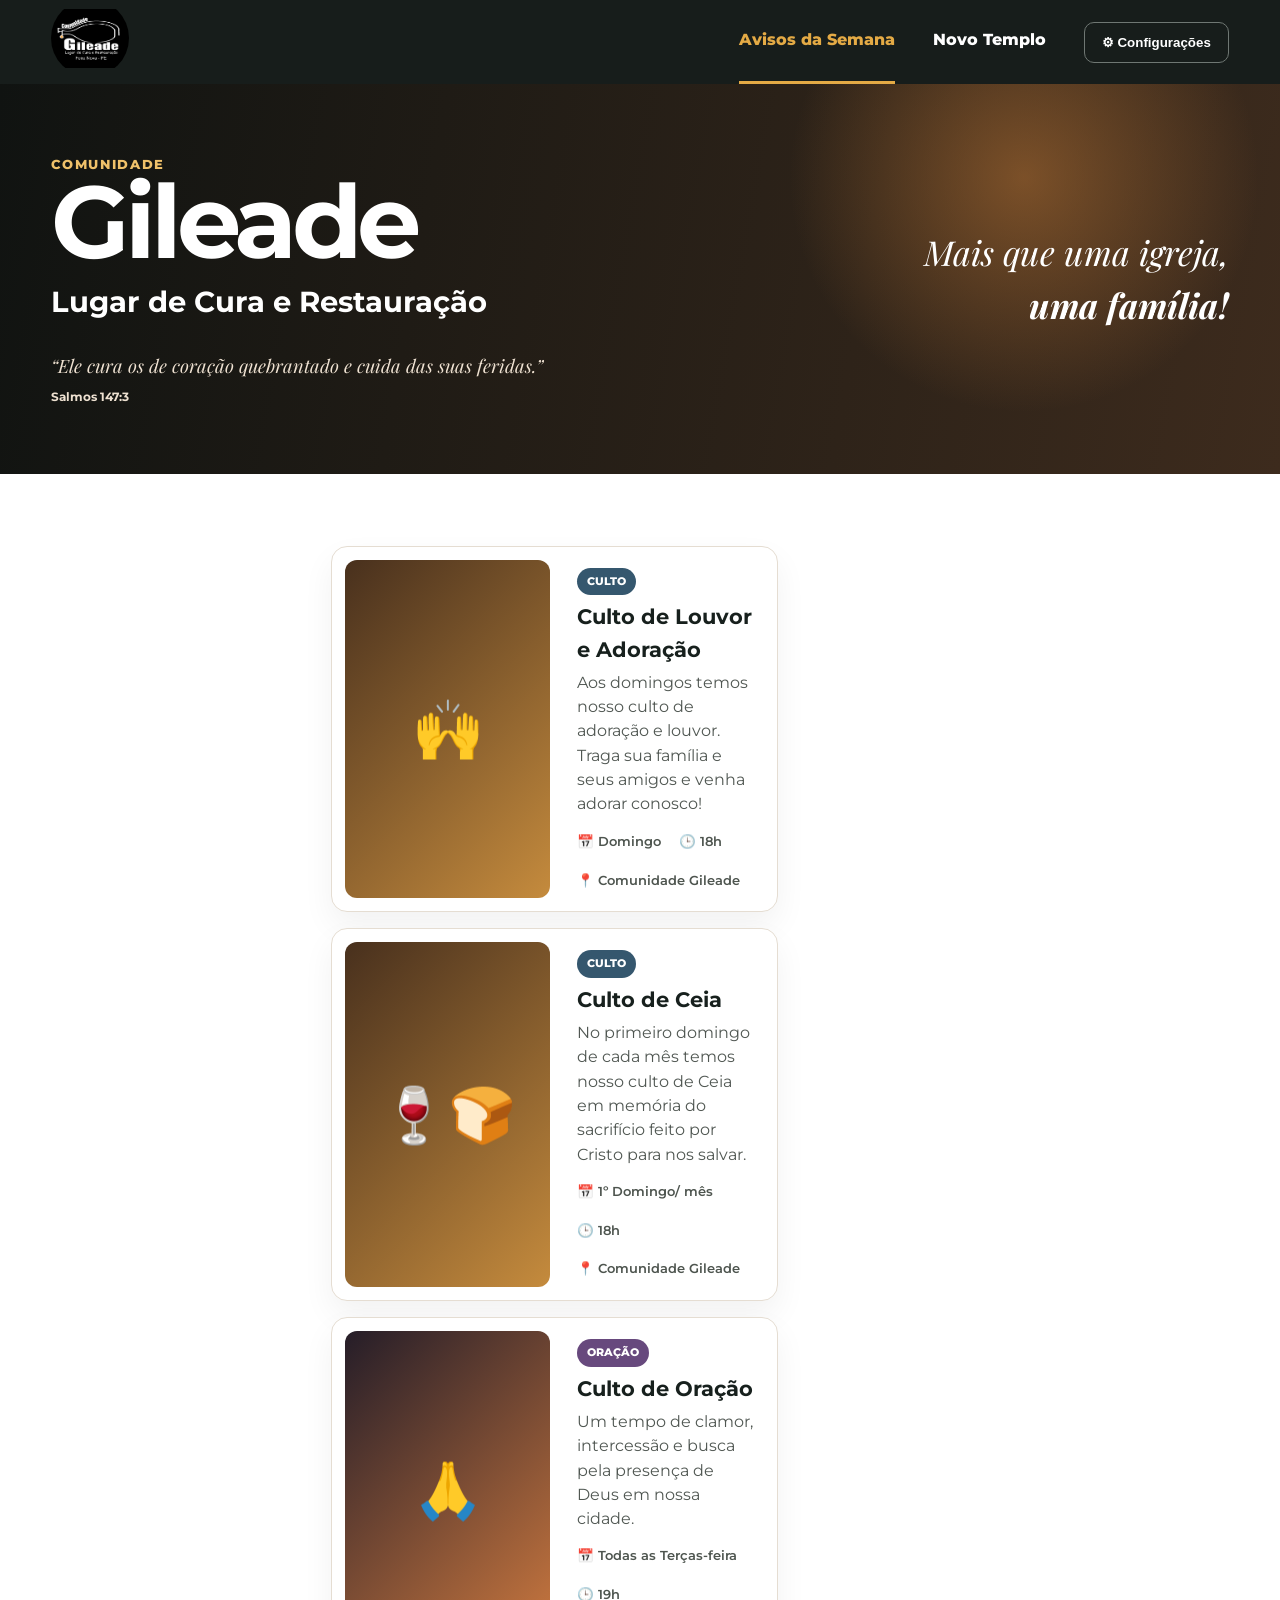
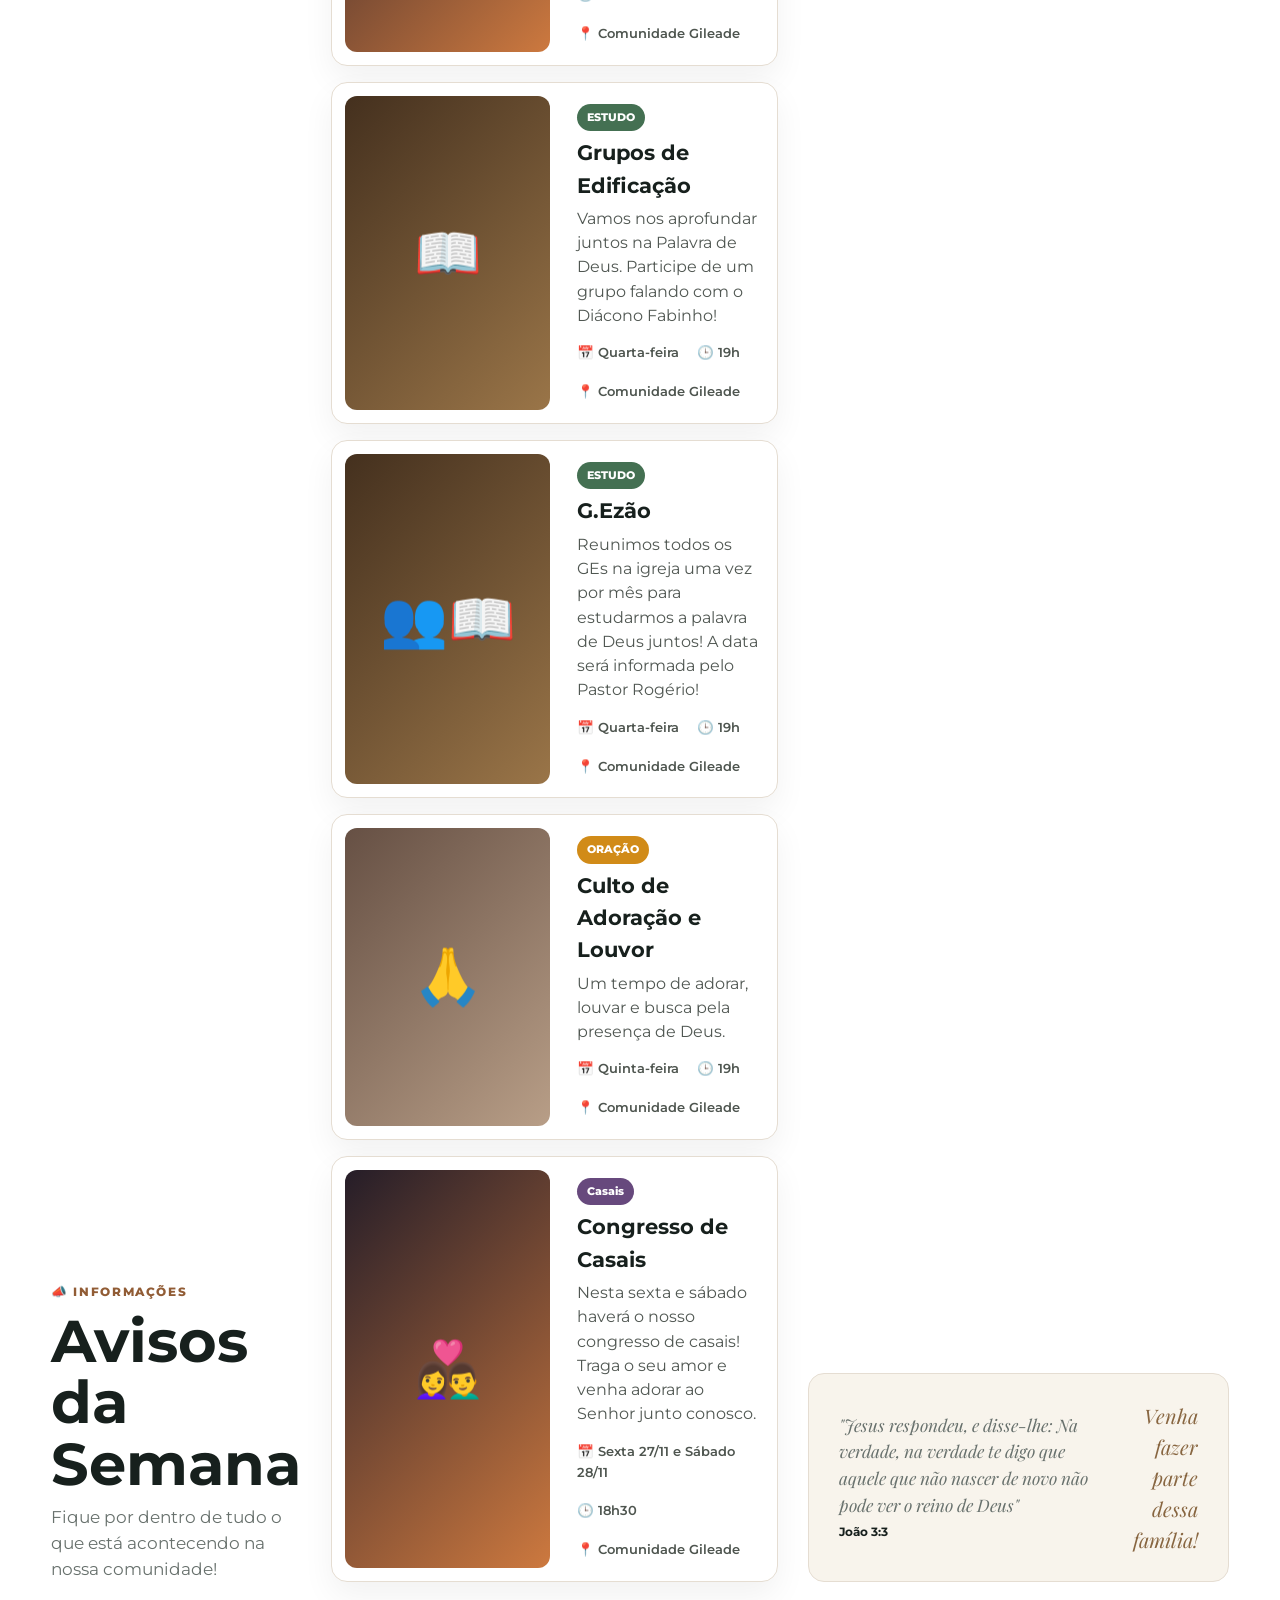
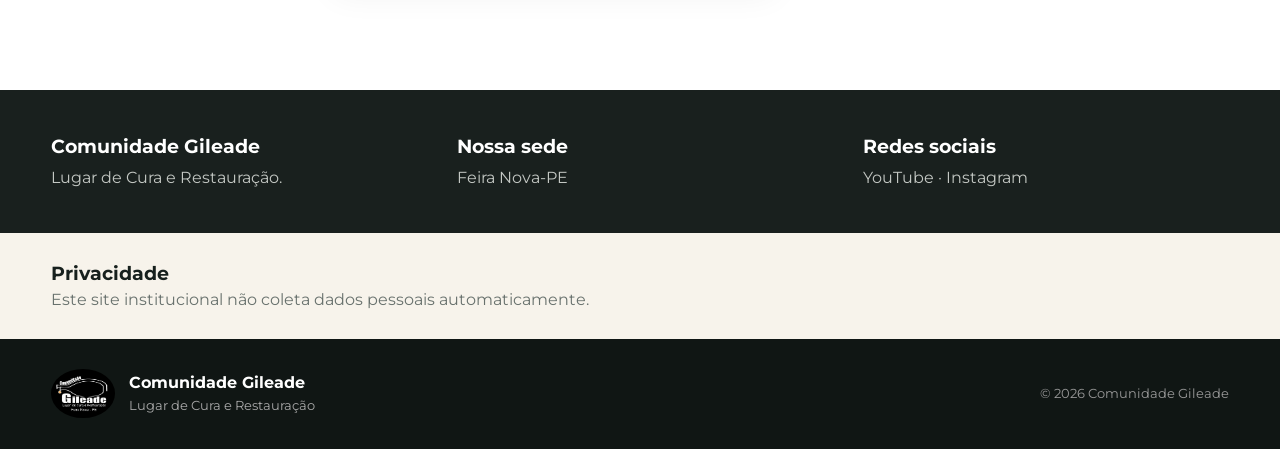
<file: index.html>
<!DOCTYPE html>
<html lang="pt-BR">
<head>
  <meta charset="UTF-8">
  <meta name="viewport" content="width=device-width, initial-scale=1.0">
  <title>Avisos da Semana | Comunidade Gileade</title>
  <link rel="icon" href="assets/logo-gileade.png">
  <link rel="preconnect" href="https://fonts.googleapis.com">
  <link rel="preconnect" href="https://fonts.gstatic.com" crossorigin>
  <link href="https://fonts.googleapis.com/css2?family=Montserrat:wght@400;500;600;700;800&family=Playfair+Display:ital,wght@1,600&display=swap" rel="stylesheet">
  <link rel="stylesheet" href="style.css?v=5">
</head>
<body>

<header class="topbar">
  <div class="site-container nav">
    <a class="logo" href="index.html">
      <img src="assets/logo-gileade.png" alt="Comunidade Gileade">
    </a>

    <button id="menuBtn" class="menu-btn" aria-label="Abrir menu">☰</button>

    <nav id="menu">
      <a href="index.html" class="active">Avisos da Semana</a><a href="novo-templo.html">Novo Templo</a>
      <div class="settings">
        <button id="settingsBtn">⚙ Configurações</button>
        <div id="settingsMenu" class="settings-menu">
          <a href="mailto:contato@comunidadegileade.com?subject=Suporte">🎧 Suporte</a>
          <a href="#sobre">ⓘ Sobre</a>
          <a href="#privacidade">🛡 Privacidade</a>
        </div>
      </div>
    </nav>
  </div>
</header>


<section class="home-hero">
  <div class="site-container home-hero-grid">
    <div>
      <span class="hero-small">Comunidade</span>
      <h1>Gileade</h1>
      <h2>Lugar de Cura e Restauração</h2>
      <blockquote>
        “Ele cura os de coração quebrantado e cuida das suas feridas.”
        <strong>Salmos 147:3</strong>
      </blockquote>
    </div>
    <div class="hero-script">Mais que uma igreja,<br><strong>uma família!</strong></div>
  </div>
</section>

<main class="avisos-page">
  <div class="site-container">
    <div class="section-head">
      <div>
        <span class="section-kicker">📣 Informações</span>
        <h2>Avisos da Semana</h2>
        <p>Fique por dentro de tudo o que está acontecendo na nossa comunidade!</p>
      </div>

      <!--<div class="week-card">
        <span>📅 Semana de</span>
        <strong>Manutenção</strong>
      </div>
    </div>-->

    <!--Retirei o aviso de manutenção-->

    <div class="notice-list">
      <article class="notice-card">
        <div class="notice-image n1">🙌</div>
        <div class="notice-body">
          <span class="tag blue">CULTO</span>
          <h3>Culto de Louvor e Adoração</h3>
          <p>Aos domingos temos nosso culto de adoração e louvor. Traga sua família e seus amigos e venha adorar conosco!</p>
          <div class="meta"><span>📅 Domingo</span><span>🕒 18h</span><span>📍 Comunidade Gileade</span></div>
        </div>
      </article>


      <!-- Card de culto de ceia adicionado -->
      <article class="notice-card">
        <div class="notice-image n1">🍷🍞</div>
        <div class="notice-body">
          <span class="tag blue">CULTO</span>
          <h3>Culto de Ceia</h3>
          <p>No primeiro domingo de cada mês temos nosso culto de Ceia em memória do sacrifício feito por Cristo para nos salvar.</p>
          <div class="meta"><span>📅 1º Domingo/ mês</span><span>🕒 18h</span><span>📍 Comunidade Gileade</span></div>
        </div>
      </article>

      <article class="notice-card">
        <div class="notice-image n4">🙏</div>
          <div class="notice-body">
            <span class="tag purple">ORAÇÃO</span>
            <h3>Culto de Oração</h3>
            <p>Um tempo de clamor, intercessão e busca pela presença de Deus em nossa cidade.</p>
            <div class="meta"><span>📅 Todas as Terças-feira</span><span>🕒 19h</span><span>📍 Comunidade Gileade</span></div>
        </div>
      </article>
      
      <article class="notice-card">
        <div class="notice-image n2">📖</div>
        <div class="notice-body">
          <span class="tag green">ESTUDO</span>
          <h3>Grupos de Edificação</h3>
          <p>Vamos nos aprofundar juntos na Palavra de Deus. Participe de um grupo falando com o Diácono Fabinho!</p>
          <div class="meta"><span>📅 Quarta-feira</span><span>🕒 19h</span><span>📍 Comunidade Gileade</span></div>
        </div>
      </article>

      <!-- Card do GEzão adicionado -->
      <article class="notice-card">
        <div class="notice-image n2">👥📖</div>
        <div class="notice-body">
          <span class="tag green">ESTUDO</span>
          <h3>G.Ezão</h3>
          <p>Reunimos todos os GEs na igreja uma vez por mês para estudarmos a palavra de Deus juntos! A data será informada pelo Pastor Rogério!</p>
          <div class="meta"><span>📅 Quarta-feira</span><span>🕒 19h</span><span>📍 Comunidade Gileade</span></div>
        </div>
      </article>

      <article class="notice-card">
        <div class="notice-image n3">🙏</div>
        <div class="notice-body">
          <span class="tag orange">ORAÇÃO</span>
          <h3>Culto de Adoração e Louvor</h3>
          <p>Um tempo de adorar, louvar e busca pela presença de Deus.</p>
          <div class="meta"><span>📅 Quinta-feira</span><span>🕒 19h</span><span>📍 Comunidade Gileade</span></div>
        </div>
      </article>

      <article class="notice-card">
        <div class="notice-image n4">👩‍❤️‍👨</div>
        <div class="notice-body">
          <span class="tag purple">Casais</span>
          <h3>Congresso de Casais</h3>
          <p>Nesta sexta e sábado haverá o nosso congresso de casais! Traga o seu amor e venha adorar ao Senhor junto conosco.</p>
          <div class="meta"><span>📅 Sexta 27/11 e Sábado 28/11 </span><span>🕒 18h30</span><span>📍 Comunidade Gileade</span></div>
        </div>
      </article>
    </div>

    <div class="verse-card">
      <div>
        <p>"Jesus respondeu, e disse-lhe: Na verdade, na verdade te digo que aquele que não nascer de novo não pode ver o reino de Deus"</p>
        <strong>João 3:3</strong>
      </div>
      <div class="verse-script">Venha fazer parte<br>dessa família!</div>
    </div>
  </div>
</main>

<section class="about" id="sobre">
  <div class="site-container about-grid">
    <div><h3>Comunidade Gileade</h3><p>Lugar de Cura e Restauração.</p></div>
    <div><h3>Nossa sede</h3><p>Feira Nova-PE</p></div>
    <div>
      <h3>Redes sociais</h3>
      <p><a href="https://www.youtube.com/@ComunidadeGileade" target="_blank">YouTube</a> · <a href="https://www.instagram.com/comunidadegileade/" target="_blank">Instagram</a></p>
    </div>
  </div>
</section>

<section class="privacy" id="privacidade">
  <div class="site-container">
    <h3>Privacidade</h3>
    <p>Este site institucional não coleta dados pessoais automaticamente.</p>
  </div>
</section>

<footer>
  <div class="site-container footer-main">
    <div class="footer-brand">
      <img src="assets/logo-gileade.png" alt="Comunidade Gileade">
      <div><strong>Comunidade Gileade</strong><span>Lugar de Cura e Restauração</span></div>
    </div>
    <span>© <span id="year"></span> Comunidade Gileade</span>
  </div>
</footer>

<script src="script.js"></script>
</body>
</html>
</file>
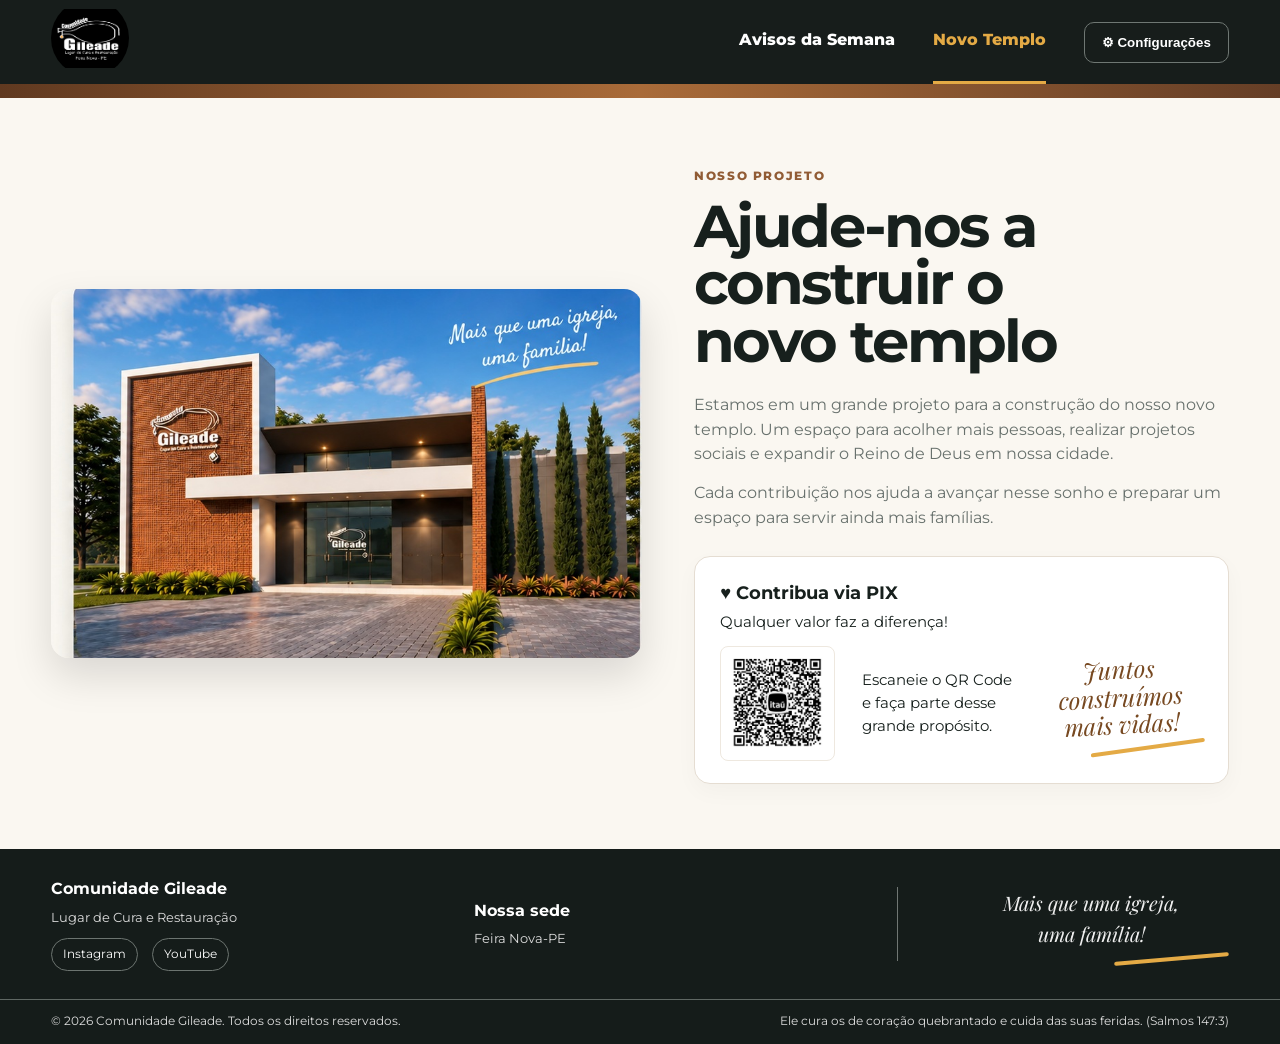
<file: novo-templo.html>
<!DOCTYPE html>
<html lang="pt-BR">
<head>
  <meta charset="UTF-8">
  <meta name="viewport" content="width=device-width, initial-scale=1.0">
  <title>Novo Templo | Comunidade Gileade</title>
  <link rel="icon" href="assets/logo-gileade.png">
  <link rel="preconnect" href="https://fonts.googleapis.com">
  <link rel="preconnect" href="https://fonts.gstatic.com" crossorigin>
  <link href="https://fonts.googleapis.com/css2?family=Montserrat:wght@400;500;600;700;800&family=Playfair+Display:ital,wght@1,600&display=swap" rel="stylesheet">
  <link rel="stylesheet" href="style.css?v=5">
</head>
<body>

<header class="topbar">
  <div class="site-container nav">
    <a class="logo" href="index.html">
      <img src="assets/logo-gileade.png" alt="Comunidade Gileade">
    </a>

    <button id="menuBtn" class="menu-btn" aria-label="Abrir menu">☰</button>

    <nav id="menu">
      <a href="index.html">Avisos da Semana</a><a href="novo-templo.html" class="active">Novo Templo</a>
      <div class="settings">
        <button id="settingsBtn">⚙ Configurações</button>
        <div id="settingsMenu" class="settings-menu">
          <a href="mailto:contato@comunidadegileade.com?subject=Suporte">🎧 Suporte</a>
          <a href="#sobre">ⓘ Sobre</a>
          <a href="#privacidade">🛡 Privacidade</a>
        </div>
      </div>
    </nav>
  </div>
</header>

<div class="gold-line"></div>

<main class="templo-page">
  <div class="site-container templo-grid">
    <div class="templo-image">
      <img src="assets/novo-templo.jpg" alt="Projeto do novo templo da Comunidade Gileade">
    </div>

    <section class="templo-copy">
      <span class="section-kicker">NOSSO PROJETO</span>
      <h1>Ajude-nos a<br>construir o<br>novo templo</h1>

      <p>Estamos em um grande projeto para a construção do nosso novo templo. Um espaço para acolher mais pessoas, realizar projetos sociais e expandir o Reino de Deus em nossa cidade.</p>
      <p>Cada contribuição nos ajuda a avançar nesse sonho e preparar um espaço para servir ainda mais famílias.</p>

      <div class="pix-card">
        <h2>♥ Contribua via PIX</h2>
        <p>Qualquer valor faz a diferença!</p>

        <div class="pix-grid">
          <img src="assets/qrcode-exemplo.png" alt="QR Code PIX de exemplo">
          <div class="pix-text">Escaneie o QR Code<br>e faça parte desse<br>grande propósito.</div>
          <div class="pix-script">Juntos<br>construímos<br>mais vidas!<i></i></div>
        </div>
      </div>
    </section>
  </div>
</main>

<footer id="rodape" class="templo-footer">
  <div class="site-container footer-3">
    <div>
      <h3>Comunidade Gileade</h3>
      <p>Lugar de Cura e Restauração</p>
      <div class="social-links">
        <a href="https://www.instagram.com/comunidadegileade/" target="_blank">Instagram</a>
        <a href="https://www.youtube.com/@ComunidadeGileade" target="_blank">YouTube</a>
      </div>
    </div>
    <div>
      <h3>Nossa sede</h3>
      <p>Feira Nova-PE</p>
    </div>
    <div class="footer-script">Mais que uma igreja,<br>uma família!<i></i></div>
  </div>

  <div class="footer-bottom">
    <div class="site-container">
      <span>© <span id="year"></span> Comunidade Gileade. Todos os direitos reservados.</span>
      <span>Ele cura os de coração quebrantado e cuida das suas feridas. (Salmos 147:3)</span>
    </div>
  </div>
</footer>

<script src="script.js"></script>
</body>
</html>
</file>
<file: style.css>
*{margin:0;padding:0;box-sizing:border-box}
:root{--dark:#171d1b;--cream:#faf7f1;--gold:#e4aa45;--brown:#915c35;--text:#17201d;--muted:#68716d;--border:#e5ddd2}
html{scroll-behavior:smooth}
body{font-family:Montserrat,Arial,sans-serif;color:var(--text);background:#fff;line-height:1.55}
a{text-decoration:none;color:inherit}

.site-container{
  width:92%;
  max-width:1400px;
  margin:0 auto;
}

/* HEADER */
.topbar{
  height:84px;
  background:#171d1b;
  position:sticky;
  top:0;
  z-index:100;
  color:#fff;
}

.nav{
  height:84px;
  display:flex;
  align-items:center;
  justify-content:space-between;
}

.logo img{
  width:78px;
  height:78px;
  object-fit:contain;
  border-radius:50%;
}

nav{
  display:flex;
  align-items:center;
  gap:38px;
  height:100%;
}

nav>a{
  display:flex;
  align-items:center;
  height:100%;
  font-weight:800;
  font-size:1rem;
  border-bottom:3px solid transparent;
}

nav>a.active,
nav>a:hover{
  color:var(--gold);
  border-color:var(--gold);
}

.settings{position:relative}

.settings>button{
  background:transparent;
  color:#fff;
  border:1px solid #6f7773;
  border-radius:10px;
  padding:12px 17px;
  font-weight:800;
  cursor:pointer;
}

.settings-menu{
  display:none;
  position:absolute;
  right:0;
  top:54px;
  width:200px;
  background:#fff;
  color:#222;
  border-radius:10px;
  overflow:hidden;
  box-shadow:0 16px 40px #0003;
}

.settings-menu.open{display:block}

.settings-menu a{
  display:block;
  padding:12px 14px;
  border-bottom:1px solid #eee;
}

.settings-menu a:hover{background:#f5f1e9}

.menu-btn{
  display:none;
  border:0;
  background:none;
  color:#fff;
  font-size:1.9rem;
}

/* HOME */
.home-hero{
  min-height:390px;
  display:flex;
  align-items:center;
  color:#fff;
  background:
    radial-gradient(circle at 80% 24%,rgba(183,115,52,.55),transparent 22%),
    linear-gradient(100deg,#101311,#3d2b1d);
}

.home-hero-grid{
  display:flex;
  align-items:center;
  justify-content:space-between;
  gap:50px;
}

.hero-small{
  display:inline-block;
  text-transform:uppercase;
  letter-spacing:.13em;
  font-weight:800;
  font-size:.8rem;
  color:#efc16a;
}

.home-hero h1{
  font-size:clamp(4.8rem,8vw,7.6rem);
  line-height:.88;
  letter-spacing:-.05em;
}

.home-hero h2{
  font-size:clamp(1.3rem,2.3vw,2.1rem);
  margin-top:12px;
}

.home-hero blockquote{
  margin-top:28px;
  max-width:520px;
  font-family:"Playfair Display",serif;
  font-style:italic;
  color:#eee1d1;
  font-size:1.15rem;
}

.home-hero blockquote strong{
  display:block;
  font-family:Montserrat;
  font-style:normal;
  font-size:.78rem;
  margin-top:6px;
}

.hero-script{
  font-family:"Playfair Display",serif;
  font-style:italic;
  text-align:right;
  font-size:2.15rem;
}

/* AVISOS */
.avisos-page{
  padding:72px 0 78px;
  background:#fff;
}

.section-head{
  display:flex;
  justify-content:space-between;
  align-items:end;
  gap:30px;
  margin-bottom:30px;
}

.section-kicker{
  display:inline-block;
  text-transform:uppercase;
  letter-spacing:.13em;
  font-size:.78rem;
  font-weight:800;
  color:var(--brown);
}

.section-head h2{
  font-size:clamp(2.6rem,4.6vw,4.3rem);
  line-height:1.05;
  margin:7px 0 8px;
}

.section-head p{
  color:var(--muted);
  font-size:1.05rem;
}

.week-card{
  min-width:245px;
  background:#faf8f4;
  border:1px solid var(--border);
  border-radius:14px;
  padding:16px 20px;
}

.week-card span,
.week-card strong{display:block}

.week-card strong{
  font-size:1rem;
  margin-top:2px;
}

.notice-list{
  display:grid;
  gap:16px;
}

.notice-card{
  display:grid;
  grid-template-columns:205px 1fr;
  gap:22px;
  border:1px solid var(--border);
  border-radius:16px;
  padding:13px;
  background:#fff;
  box-shadow:0 14px 32px rgba(0,0,0,.055);
}

.notice-image{
  min-height:145px;
  border-radius:12px;
  display:grid;
  place-items:center;
  font-size:3.4rem;
}

.n1{background:linear-gradient(135deg,#48301d,#c58b3d)}
.n2{background:linear-gradient(135deg,#44301e,#9a7548)}
.n3{background:linear-gradient(135deg,#665044,#b89e87)}
.n4{background:linear-gradient(135deg,#251d28,#cd793f)}

.notice-body{padding:8px 5px}

.notice-body h3{
  margin:6px 0 5px;
  font-size:1.3rem;
}

.notice-body p{
  color:#505752;
  font-size:.98rem;
}

.tag{
  display:inline-block;
  padding:5px 10px;
  border-radius:99px;
  color:#fff;
  font-size:.7rem;
  font-weight:800;
}

.blue{background:#35576e}
.green{background:#447052}
.orange{background:#d18b18}
.purple{background:#67497d}

.meta{
  display:flex;
  flex-wrap:wrap;
  gap:18px;
  margin-top:14px;
  font-size:.84rem;
  font-weight:600;
  color:#4e554f;
}

.verse-card{
  margin-top:24px;
  padding:26px 30px;
  background:#f8f4ec;
  border:1px solid var(--border);
  border-radius:16px;
  display:flex;
  align-items:center;
  justify-content:space-between;
  gap:30px;
}

.verse-card p{
  font-family:"Playfair Display",serif;
  font-style:italic;
  font-size:1.08rem;
}

.verse-card strong{font-size:.78rem}

.verse-script{
  font-family:"Playfair Display",serif;
  font-style:italic;
  text-align:right;
  color:#886641;
  font-size:1.25rem;
}

/* FOOTER E ÁREAS INSTITUCIONAIS */
.about{
  background:#19201e;
  color:#fff;
  padding:42px 0;
}

.about-grid{
  display:grid;
  grid-template-columns:repeat(3,1fr);
  gap:40px;
}

.about h3{margin-bottom:5px}
.about p{color:#c4c8c4}
.about a:hover{color:var(--gold)}

.privacy{
  padding:26px 0;
  background:#f7f3eb;
}

.privacy p{color:var(--muted)}

footer{
  background:#101614;
  color:#fff;
}

.footer-main{
  min-height:110px;
  display:flex;
  align-items:center;
  gap:15px;
}

.footer-brand{
  display:flex;
  align-items:center;
  gap:14px;
}

.footer-brand img{
  width:64px;
  border-radius:50%;
}

.footer-brand span{
  display:block;
  color:#aaa;
  font-size:.8rem;
}

.footer-main>span{
  margin-left:auto;
  color:#999;
  font-size:.8rem;
}

/* NOVO TEMPLO */
.gold-line{
  height:14px;
  background:linear-gradient(90deg,#603920,#a96b39,#653e26);
}

.templo-page{
  background:#faf7f1;
  padding:65px 0;
}

.templo-grid{
  display:grid;
  grid-template-columns:minmax(0,1.05fr) minmax(420px,.95fr);
  gap:52px;
  align-items:center;
}

.templo-image{
  position:relative;
  width:100%;
  aspect-ratio:16 / 10;
  border-radius:18px;
  overflow:hidden;
  box-shadow:0 18px 40px rgba(0,0,0,.13);
}

.templo-image>img{
  width:100%;
  height:100%;
  object-fit:cover;
  object-position:center;
  display:block;
}

.image-script{
  position:absolute;
  right:35px;
  top:35px;
  color:#fff;
  font-family:"Playfair Display",serif;
  font-style:italic;
  text-align:right;
  font-size:1.7rem;
  line-height:1.2;
  text-shadow:0 2px 10px rgba(0,0,0,.8);
}

.image-script i,
.pix-script i,
.footer-script i{
  display:block;
  width:115px;
  height:4px;
  background:var(--gold);
  border-radius:99px;
  margin:8px 0 0 auto;
  transform:rotate(-5deg);
}

.templo-copy h1{
  font-size:clamp(3rem,4.6vw,4.8rem);
  line-height:.98;
  letter-spacing:-.045em;
  margin:10px 0 22px;
}

.templo-copy>p{
  color:#68716d;
  font-size:1rem;
  line-height:1.55;
  margin-bottom:14px;
  max-width:620px;
}

.pix-card{
  margin-top:25px;
  background:#fff;
  border:1px solid #e5ddd2;
  border-radius:16px;
  padding:22px 25px;
  box-shadow:0 8px 22px rgba(0,0,0,.03);
}

.pix-card h2{
  font-size:1.15rem;
  margin-bottom:3px;
}

.pix-card>p{
  font-size:.95rem;
}

.pix-grid{
  display:grid;
  grid-template-columns:120px minmax(150px,1fr) 165px;
  gap:22px;
  align-items:center;
  margin-top:12px;
}

.pix-grid>img{
  width:115px;
  height:115px;
  object-fit:contain;
  border:1px solid #eee8df;
  border-radius:8px;
  padding:5px;
}

.pix-text{
  font-size:.95rem;
  line-height:1.5;
}

.pix-script{
  font-family:"Playfair Display",serif;
  font-style:italic;
  color:#774921;
  font-size:1.5rem;
  line-height:1.15;
  text-align:center;
  transform:rotate(-3deg);
}

.templo-footer{
  background:#151c1a;
  color:#fff;
}

.footer-3{
  min-height:150px;
  display:grid;
  grid-template-columns:1fr 1fr .9fr;
  gap:55px;
  align-items:center;
}

.footer-3 h3{
  font-size:1rem;
  margin-bottom:5px;
}

.footer-3 p{
  font-size:.84rem;
  color:#ddd;
}

.social-links{
  display:flex;
  gap:14px;
  margin-top:10px;
}

.social-links a{
  border:1px solid #6c7470;
  border-radius:99px;
  padding:6px 11px;
  font-size:.76rem;
}

.footer-script{
  font-family:"Playfair Display",serif;
  font-style:italic;
  border-left:1px solid #707673;
  padding-left:55px;
  text-align:center;
  color:#eee;
  font-size:1.25rem;
}

.footer-bottom{
  border-top:1px solid #5f6763;
}

.footer-bottom .site-container{
  min-height:44px;
  display:flex;
  align-items:center;
  justify-content:space-between;
  gap:20px;
  font-size:.72rem;
  color:#ddd;
}

/* TABLET */
@media(max-width:950px){
  .site-container{
    width:94%;
    max-width:900px;
  }

  .menu-btn{display:block}

  nav{
    display:none;
    position:absolute;
    left:0;
    right:0;
    top:84px;
    height:auto;
    background:#171d1b;
    flex-direction:column;
    align-items:stretch;
    padding:16px 5%;
    gap:6px;
  }

  nav.open{display:flex}

  nav>a{
    height:auto;
    padding:11px 0;
  }

  .settings-menu{
    position:static;
    margin-top:8px;
  }

  .home-hero-grid,
  .section-head{
    flex-direction:column;
    align-items:flex-start;
  }

  .hero-script{text-align:left}

  .notice-card,
  .about-grid,
  .templo-grid,
  .footer-3{
    grid-template-columns:1fr;
  }

  .templo-image{
    aspect-ratio:16 / 10;
  }

  .footer-script{
    border-left:0;
    padding-left:0;
    text-align:left;
    padding-bottom:20px;
  }

  .footer-script i{margin-left:0}
}

/* CELULAR */
@media(max-width:620px){
  .site-container{width:94%}

  .home-hero{min-height:330px}

  .home-hero h1{
    font-size:4rem;
  }

  .avisos-page{
    padding:50px 0;
  }

  .notice-card{
    grid-template-columns:1fr;
  }

  .notice-image{
    min-height:180px;
  }

  .verse-card{
    flex-direction:column;
    align-items:flex-start;
  }

  .verse-script{text-align:left}

  .templo-page{
    padding:35px 0;
  }

  .templo-copy h1{
    font-size:2.7rem;
  }

  .pix-grid{
    grid-template-columns:1fr;
    text-align:center;
  }

  .pix-grid>img{
    margin:0 auto;
  }

  .footer-bottom .site-container{
    flex-direction:column;
    align-items:flex-start;
    padding:12px 0;
  }
}
</file>
